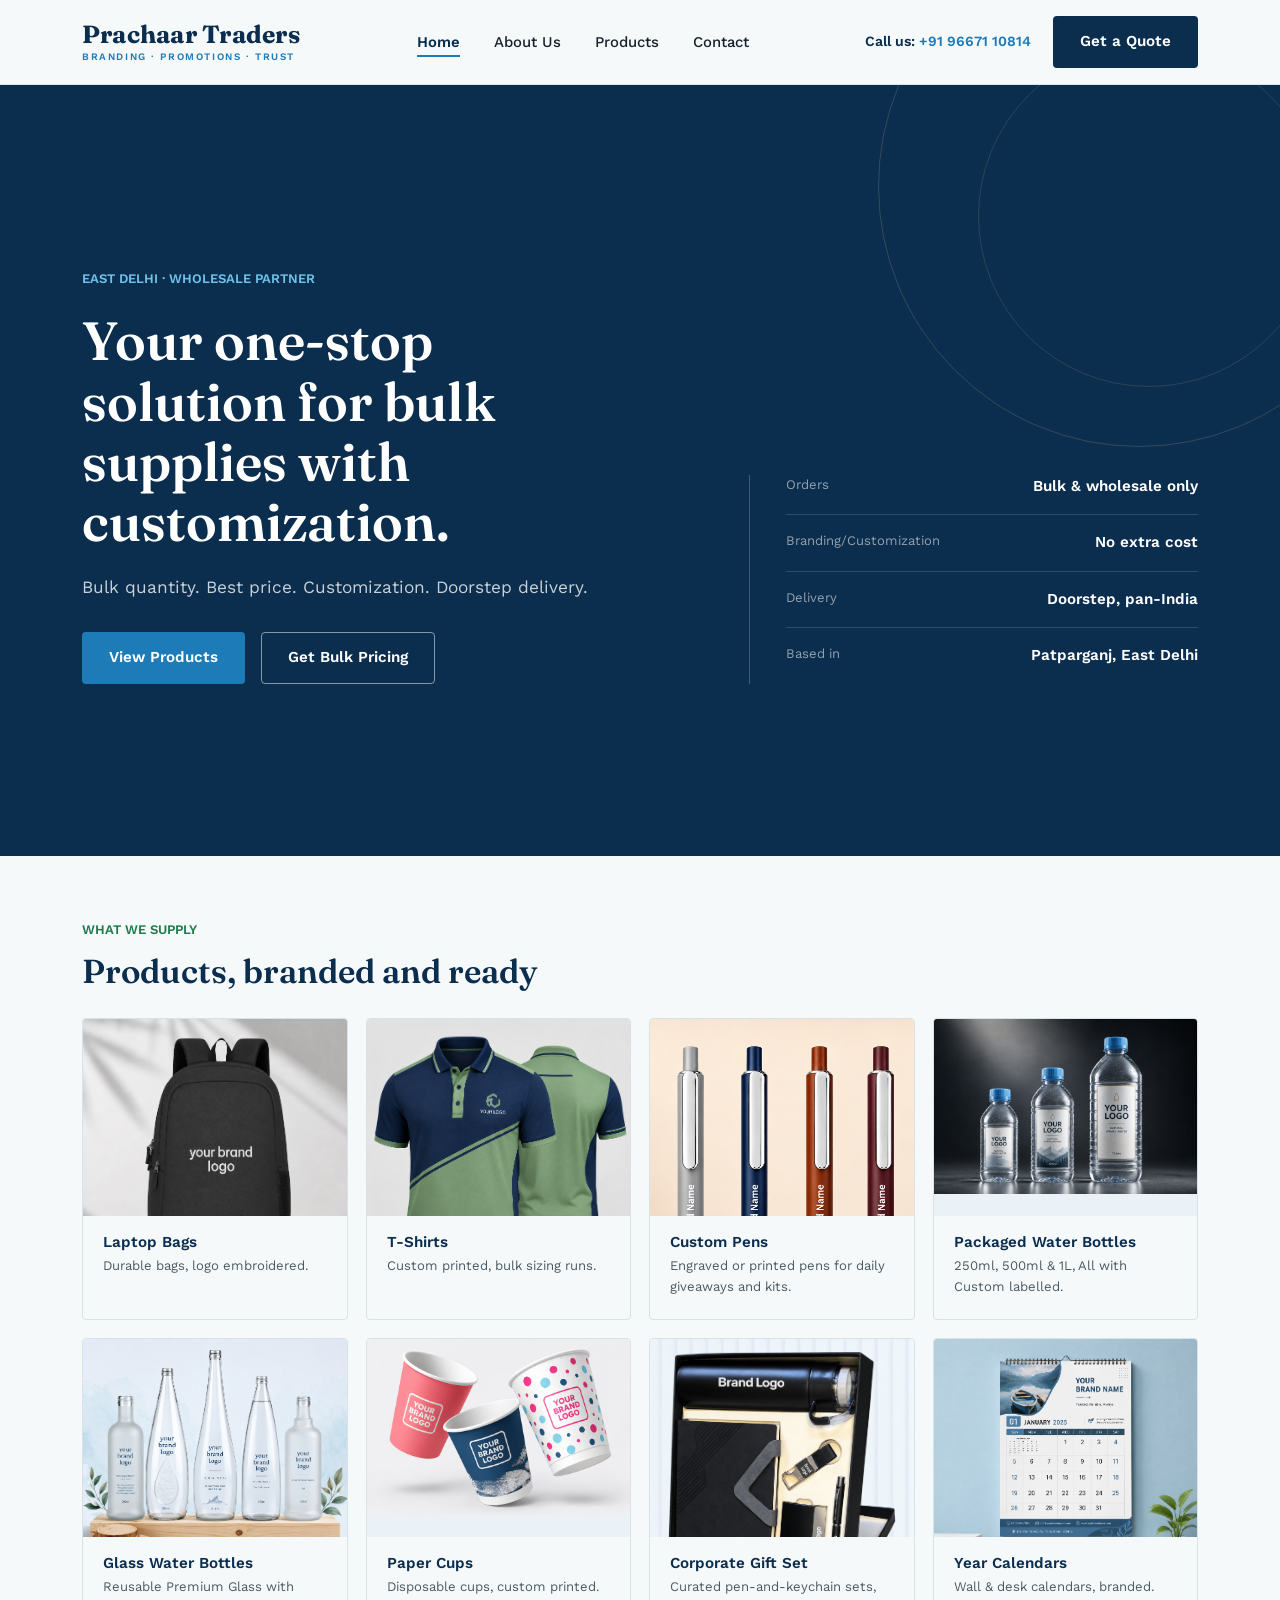
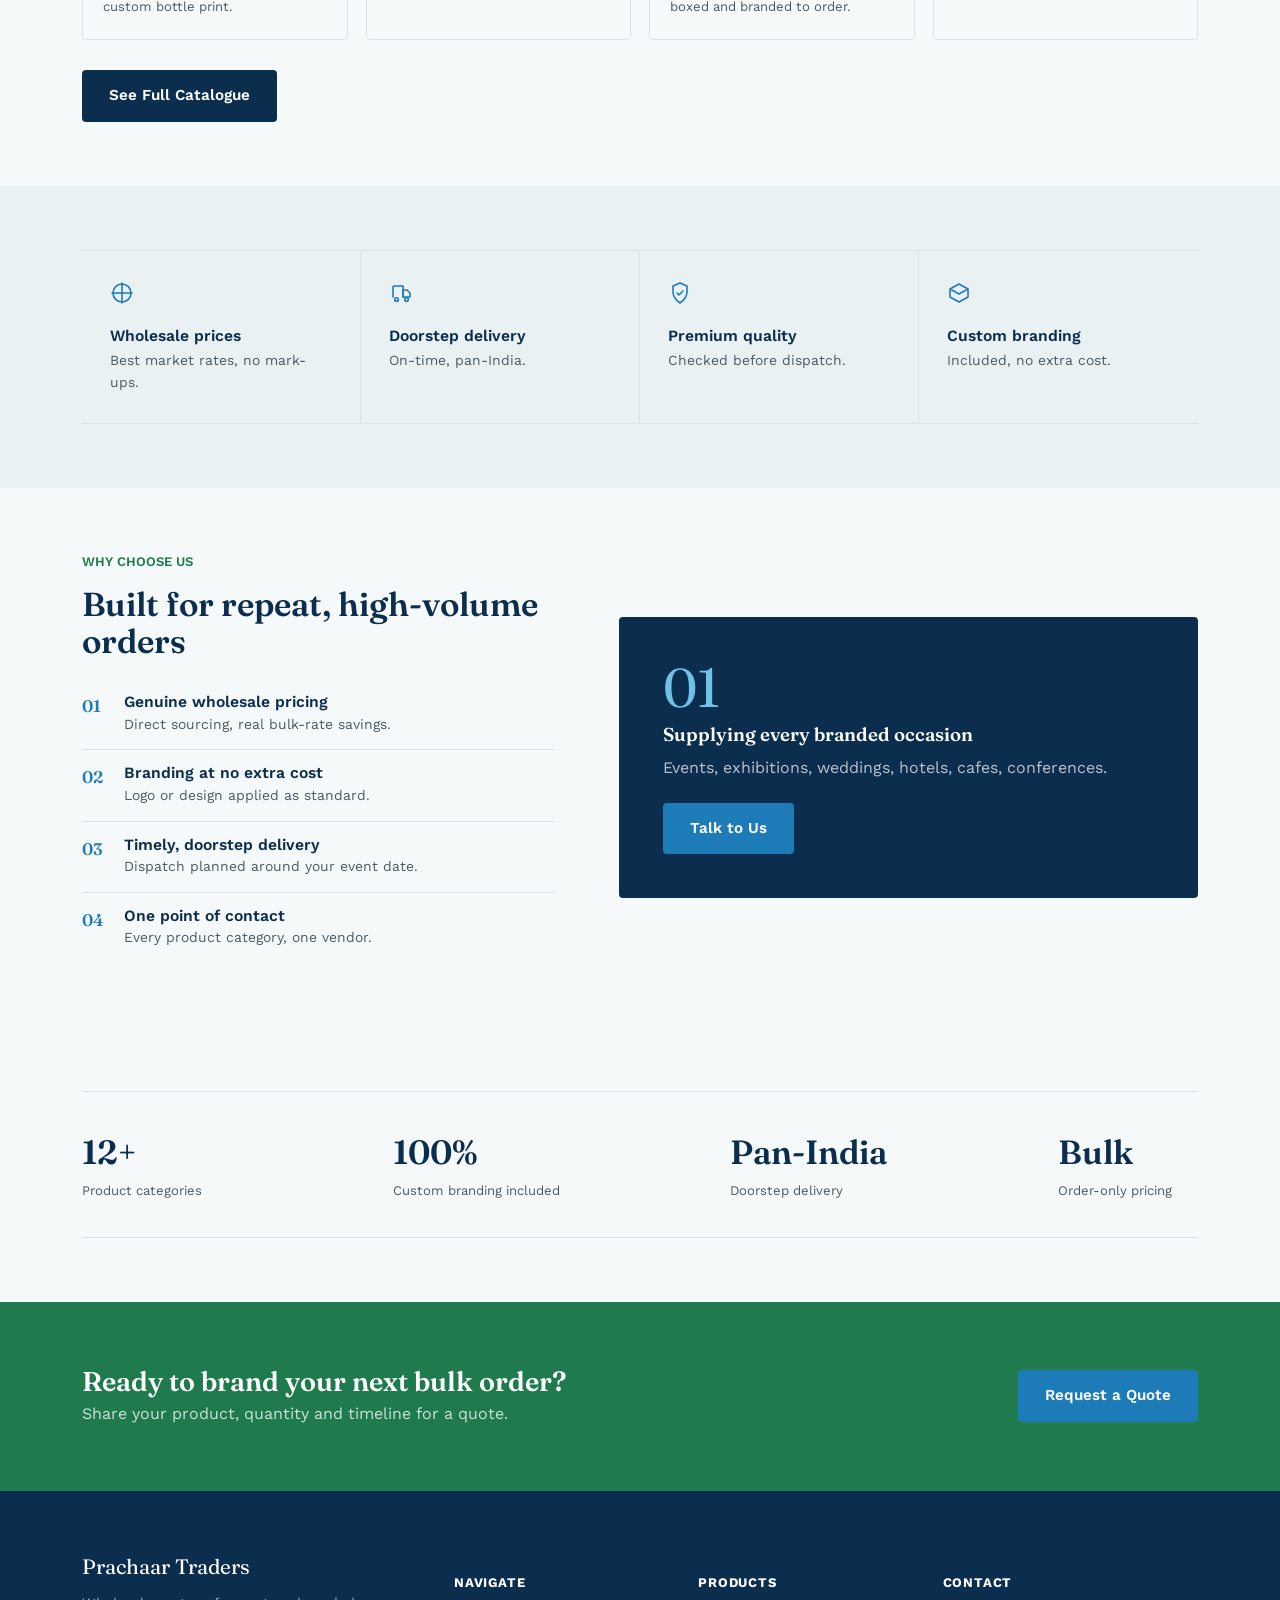
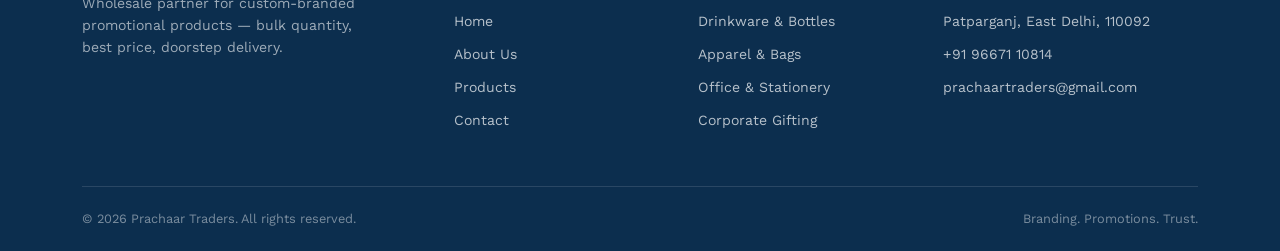
<file: index.html>
<!DOCTYPE html>
<html lang="en">
<head>
<meta charset="UTF-8">
<meta name="viewport" content="width=device-width, initial-scale=1.0, maximum-scale=5.0">
<title>Prachaar Traders — Branding. Promotions. Trust.</title>
<meta name="description" content="Prachaar Traders is your one-stop wholesale partner for custom-branded promotional products in bulk — best market prices, premium quality, doorstep delivery.">
<link rel="stylesheet" href="styles.css">
</head>
<body>

<header class="site-header">
  <div class="wrap">
    <a href="index.html" class="brand">
      <span class="name">Prachaar Traders</span>
      <span class="tag">BRANDING · PROMOTIONS · TRUST</span>
    </a>
    <nav class="main-nav">
      <ul>
        <li><a href="index.html" class="active">Home</a></li>
        <li><a href="about.html">About Us</a></li>
        <li><a href="products.html">Products</a></li>
        <li><a href="contact.html">Contact</a></li>
      </ul>
    </nav>
    <div class="header-cta">
      <span class="header-phone">Call us: <span>+91 96671 10814</span></span>
      <a href="contact.html" class="btn btn-dark">Get a Quote</a>
      <button class="nav-toggle" aria-label="Toggle menu" aria-expanded="false"><i></i><i></i><i></i></button>
    </div>
  </div>
</header>

<section class="hero">
  <div class="wrap">
    <div class="hero-copy">
      <div class="hero-eyebrow">EAST DELHI · WHOLESALE PARTNER</div>
      <h1>Your one-stop solution for bulk supplies with customization.</h1>
      <p class="lead">Bulk quantity. Best price. Customization. Doorstep delivery.</p>
      <div class="hero-actions">
        <a href="products.html" class="btn btn-primary">View Products</a>
        <a href="contact.html" class="btn btn-outline">Get Bulk Pricing</a>
      </div>
    </div>
    <div class="hero-ledger">
      <dl>
        <div class="row"><dt>Orders</dt><dd>Bulk &amp; wholesale only</dd></div>
        <div class="row"><dt>Branding/Customization</dt><dd>No extra cost</dd></div>
        <div class="row"><dt>Delivery</dt><dd>Doorstep, pan-India</dd></div>
        <div class="row"><dt>Based in</dt><dd>Patparganj, East Delhi</dd></div>
      </dl>
    </div>
  </div>
</section>

<section class="section-tight">
  <div class="wrap">
    <div class="section-head" style="margin-bottom:28px;">
      <div class="kicker">WHAT WE SUPPLY</div>
      <h2>Products, branded and ready</h2>
    </div>
    <div class="product-grid">

      <div class="product-card">
        <div class="thumb"><img src="bag.png" alt="Laptop Bags">
        </div>
        <div class="body">
          <h4>Laptop Bags</h4>
          <p>Durable bags, logo embroidered.</p>
        </div>
      </div>

      <div class="product-card">
          <div class="thumb"><img src="tshirt.png" alt="T-Shirts">
        </div>
        <div class="body">
          <h4>T-Shirts</h4>
          <p>Custom printed, bulk sizing runs.</p>
        </div>
      </div>

      <div class="product-card">
          <div class="thumb"><img src="pen.png" alt="Pen">
        </div>
        <div class="body">
          <h4>Custom Pens</h4>
          <p>Engraved or printed pens for daily giveaways and kits.</p>
        </div>
      </div>
      
      <div class="product-card">
        <div class="thumb"><img src="plastic_bottle.png" alt="Packaged Water Bottles">
        </div>
        <div class="body">
          <h4>Packaged Water Bottles</h4>
          <p>250ml, 500ml &amp; 1L, All with Custom labelled.</p>
        </div>
      </div>

      <div class="product-card">
        <div class="thumb"><img src="glass_bottle.png" alt="Glass Water Bottles">
        </div>
        <div class="body">
          <h4>Glass Water Bottles</h4>
          <p>Reusable Premium Glass with custom bottle print.</p>
        </div>
      </div>

      <div class="product-card">
        <div class="thumb"><img src="paper_cup.png" alt="Paper Cups">
        </div>
        <div class="body">
          <h4>Paper Cups</h4>
          <p>Disposable cups, custom printed.</p>
        </div>
      </div>

      <div class="product-card">
        <div class="thumb"><img src="gift_set.png" alt="Corporate Gift Set">
        </div>
        <div class="body">
          <h4>Corporate Gift Set</h4>
          <p>Curated pen-and-keychain sets, boxed and branded to order.</p>
        </div>
      </div>

      <div class="product-card">
        <div class="thumb"><img src="calendar.png" alt="Year Calenders">
        </div>
        <div class="body">
          <h4>Year Calendars</h4>
          <p>Wall &amp; desk calendars, branded.</p>
        </div>
      </div>

    </div>
    <div style="margin-top:30px;">
      <a href="products.html" class="btn btn-dark">See Full Catalogue</a>
    </div>
  </div>
</section>

<section class="bg-tint section-tight">
  <div class="wrap">
    <div class="value-strip">
      <div class="item">
        <div class="icon">
          <svg width="24" height="24" viewBox="0 0 24 24" fill="none" stroke="currentColor" stroke-width="1.6"><path d="M12 2v20M2 12h20" stroke-linecap="round"/><circle cx="12" cy="12" r="9"/></svg>
        </div>
        <h4>Wholesale prices</h4>
        <p>Best market rates, no mark-ups.</p>
      </div>
      <div class="item">
        <div class="icon">
          <svg width="24" height="24" viewBox="0 0 24 24" fill="none" stroke="currentColor" stroke-width="1.6"><path d="M4 16V6a1 1 0 0 1 1-1h9v11" stroke-linecap="round" stroke-linejoin="round"/><path d="M14 9h4l3 3v4h-7z" stroke-linecap="round" stroke-linejoin="round"/><circle cx="7.5" cy="18.5" r="1.8"/><circle cx="17.5" cy="18.5" r="1.8"/></svg>
        </div>
        <h4>Doorstep delivery</h4>
        <p>On-time, pan-India.</p>
      </div>
      <div class="item">
        <div class="icon">
          <svg width="24" height="24" viewBox="0 0 24 24" fill="none" stroke="currentColor" stroke-width="1.6"><path d="M12 2l7 3v6c0 5-3.5 8.5-7 11-3.5-2.5-7-6-7-11V5z" stroke-linejoin="round"/><path d="M9 12l2 2 4-4" stroke-linecap="round" stroke-linejoin="round"/></svg>
        </div>
        <h4>Premium quality</h4>
        <p>Checked before dispatch.</p>
      </div>
      <div class="item">
        <div class="icon">
          <svg width="24" height="24" viewBox="0 0 24 24" fill="none" stroke="currentColor" stroke-width="1.6"><path d="M3 8l9-5 9 5-9 5-9-5z" stroke-linejoin="round"/><path d="M3 8v8l9 5 9-5V8" stroke-linejoin="round"/></svg>
        </div>
        <h4>Custom branding</h4>
        <p>Included, no extra cost.</p>
      </div>
    </div>
  </div>
</section>

<section class="section-tight">
  <div class="wrap">
    <div class="split">
      <div>
        <div class="section-head" style="margin-bottom:20px;">
          <div class="kicker">WHY CHOOSE US</div>
          <h2>Built for repeat, high-volume orders</h2>
        </div>
        <ul class="split-list">
          <li><span class="num">01</span><div><h4>Genuine wholesale pricing</h4><p>Direct sourcing, real bulk-rate savings.</p></div></li>
          <li><span class="num">02</span><div><h4>Branding at no extra cost</h4><p>Logo or design applied as standard.</p></div></li>
          <li><span class="num">03</span><div><h4>Timely, doorstep delivery</h4><p>Dispatch planned around your event date.</p></div></li>
          <li><span class="num">04</span><div><h4>One point of contact</h4><p>Every product category, one vendor.</p></div></li>
        </ul>
      </div>
      <div class="split-visual">
        <div class="big-figure">01</div>
        <h3 style="color:#fff;">Supplying every branded occasion</h3>
        <p style="color:rgba(255,255,255,.72); margin-bottom:22px;">Events, exhibitions, weddings, hotels, cafes, conferences.</p>
        <a href="contact.html" class="btn btn-primary">Talk to Us</a>
      </div>
    </div>
  </div>
</section>

<section class="section-tight">
  <div class="wrap">
    <div class="trust-bar">
      <div class="stat"><span class="n">12+</span><span class="l">Product categories</span></div>
      <div class="stat"><span class="n">100%</span><span class="l">Custom branding included</span></div>
      <div class="stat"><span class="n">Pan-India</span><span class="l">Doorstep delivery</span></div>
      <div class="stat"><span class="n">Bulk</span><span class="l">Order-only pricing</span></div>
    </div>
  </div>
</section>

<section class="cta-band">
  <div class="wrap">
    <div>
      <h2>Ready to brand your next bulk order?</h2>
      <p>Share your product, quantity and timeline for a quote.</p>
    </div>
    <a href="contact.html" class="btn btn-primary">Request a Quote</a>
  </div>
</section>

<footer>
  <div class="wrap">
    <div class="footer-grid">
      <div class="brand-block">
        <div class="name">Prachaar Traders</div>
        <p>Wholesale partner for custom-branded promotional products — bulk quantity, best price, doorstep delivery.</p>
      </div>
      <div>
        <h5>NAVIGATE</h5>
        <ul>
          <li><a href="index.html">Home</a></li>
          <li><a href="about.html">About Us</a></li>
          <li><a href="products.html">Products</a></li>
          <li><a href="contact.html">Contact</a></li>
        </ul>
      </div>
      <div>
        <h5>PRODUCTS</h5>
        <ul>
          <li><a href="products.html">Drinkware &amp; Bottles</a></li>
          <li><a href="products.html">Apparel &amp; Bags</a></li>
          <li><a href="products.html">Office &amp; Stationery</a></li>
          <li><a href="products.html">Corporate Gifting</a></li>
        </ul>
      </div>
      <div>
        <h5>CONTACT</h5>
        <ul>
          <li>Patparganj, East Delhi, 110092</li>
          <li>+91 96671 10814</li>
          <li>prachaartraders@gmail.com</li>
        </ul>
      </div>
    </div>
    <div class="footer-bottom">
      <span>© <span class="js-year"></span> Prachaar Traders. All rights reserved.</span>
      <span>Branding. Promotions. Trust.</span>
    </div>
  </div>
</footer>

<script src="script.js"></script>
</body>
</html>
</file>
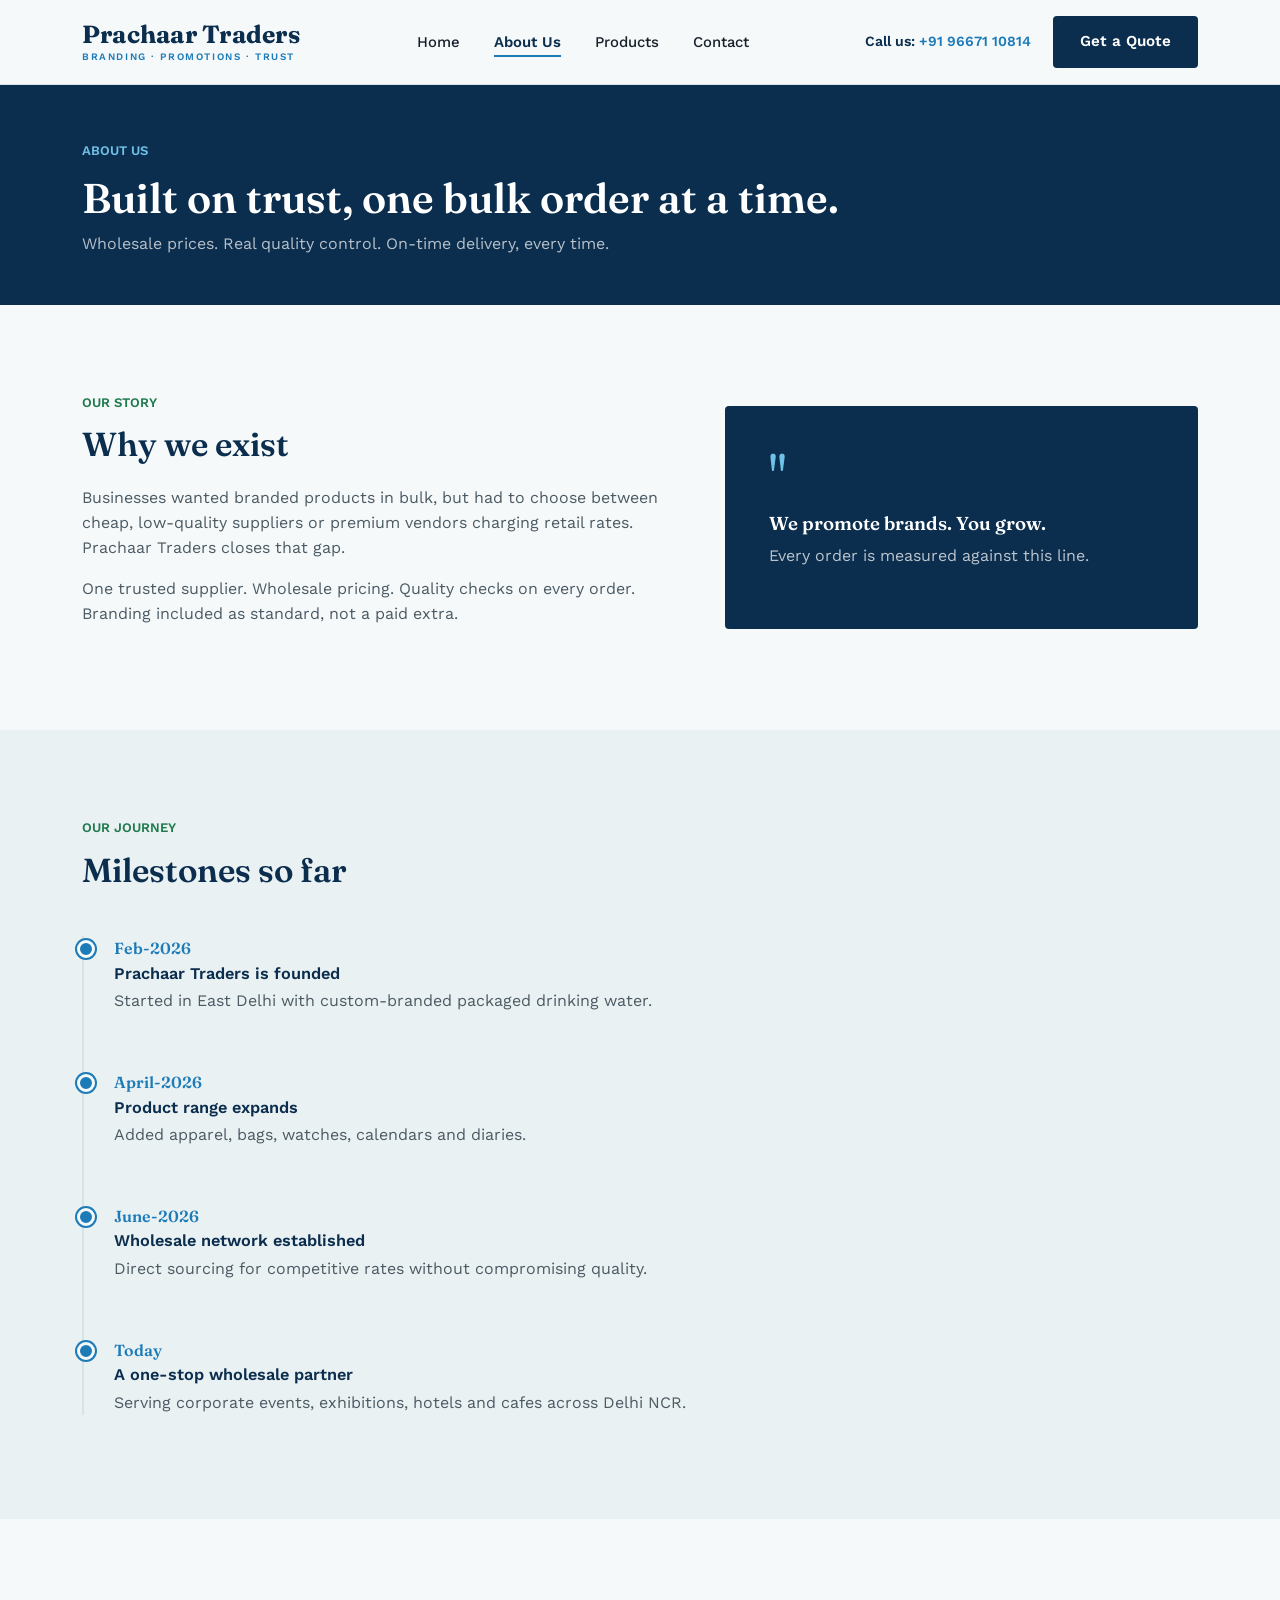
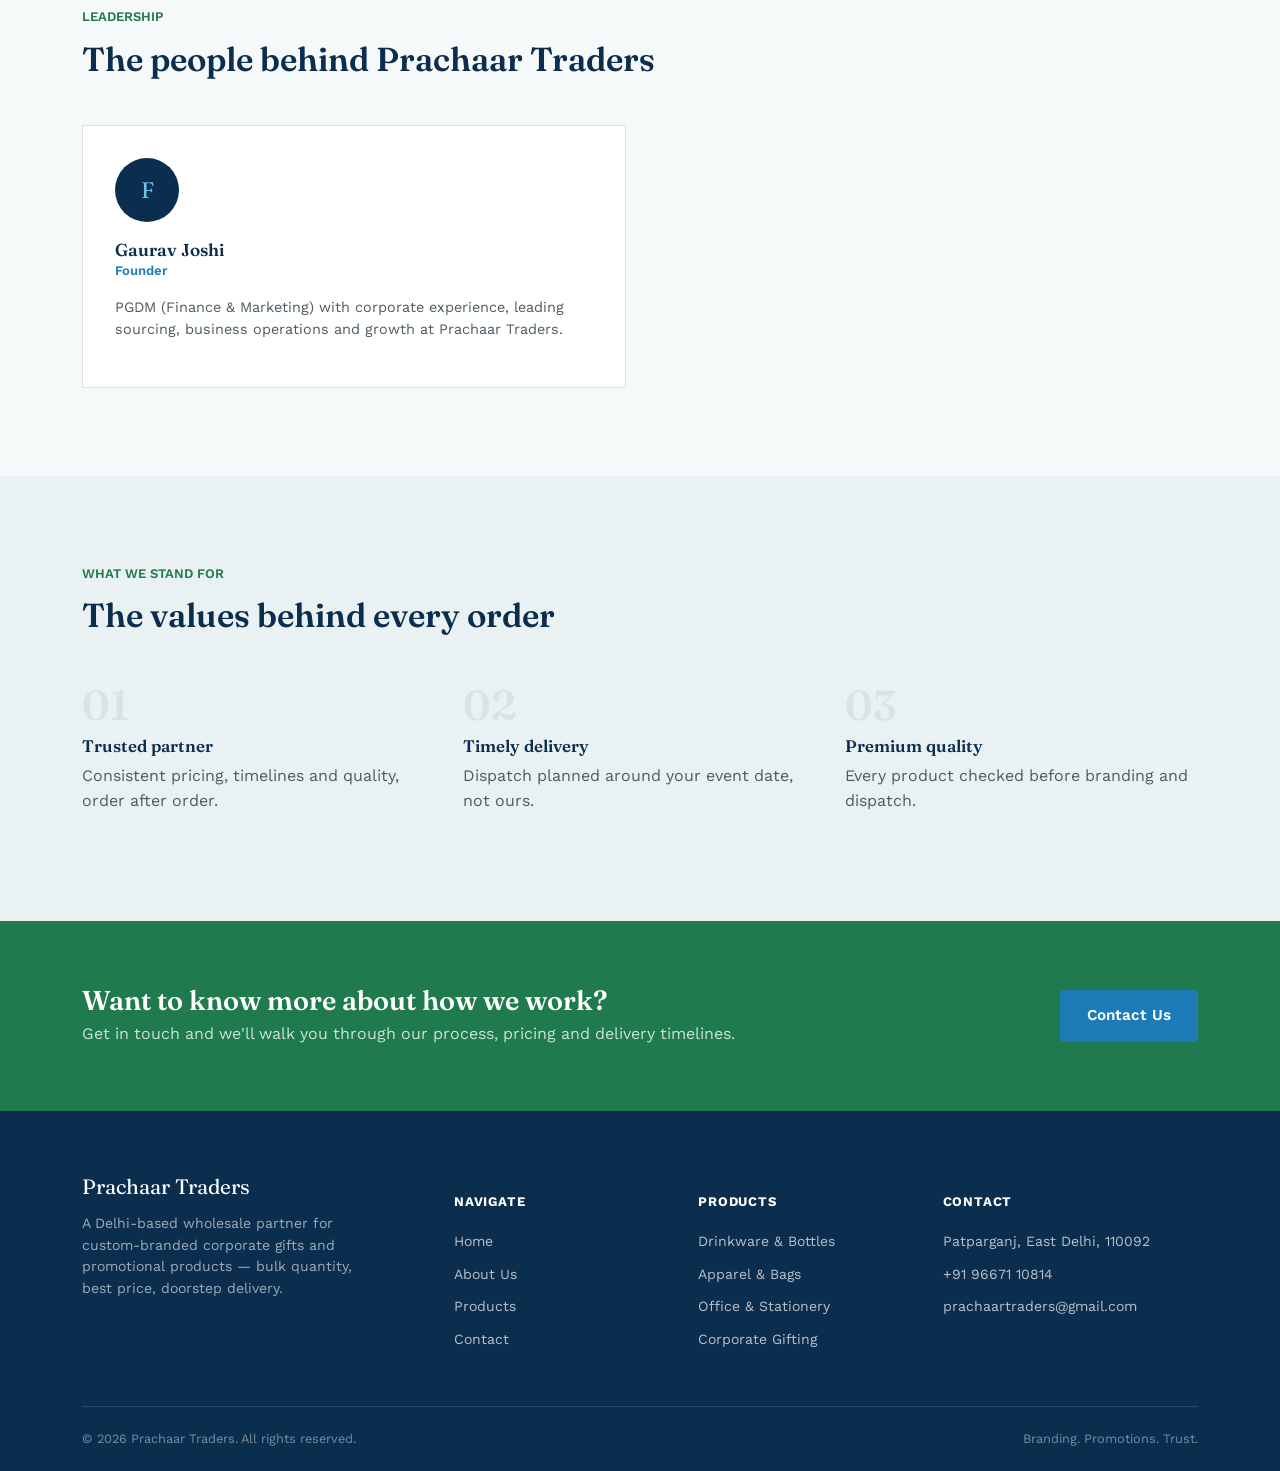
<file: about.html>
<!DOCTYPE html>
<html lang="en">
<head>
<meta charset="UTF-8">
<meta name="viewport" content="width=device-width, initial-scale=1.0, maximum-scale=5.0">
<title>About Us — Prachaar Traders</title>
<meta name="description" content="Learn about Prachaar Traders — our story, our founder, and the values behind our custom branding and promotional products business.">
<link rel="stylesheet" href="styles.css">
</head>
<body>

<header class="site-header">
  <div class="wrap">
    <a href="index.html" class="brand">
      <span class="name">Prachaar Traders</span>
      <span class="tag">BRANDING · PROMOTIONS · TRUST</span>
    </a>
    <nav class="main-nav">
      <ul>
        <li><a href="index.html">Home</a></li>
        <li><a href="about.html" class="active">About Us</a></li>
        <li><a href="products.html">Products</a></li>
        <li><a href="contact.html">Contact</a></li>
      </ul>
    </nav>
    <div class="header-cta">
      <span class="header-phone">Call us: <span>+91 96671 10814</span></span>
      <a href="contact.html" class="btn btn-dark">Get a Quote</a>
      <button class="nav-toggle" aria-label="Toggle menu" aria-expanded="false"><i></i><i></i><i></i></button>
    </div>
  </div>
</header>

<div class="page-header">
  <div class="wrap">
    <div class="crumb">ABOUT US</div>
    <h1>Built on trust, one bulk order at a time.</h1>
    <p>Wholesale prices. Real quality control. On-time delivery, every time.</p>
  </div>
</div>

<section>
  <div class="wrap">
    <div class="split reverse">
      <div>
        <div class="section-head" style="margin-bottom:24px;">
          <div class="kicker">OUR STORY</div>
          <h2>Why we exist</h2>
        </div>
        <p>Businesses wanted branded products in bulk, but had to choose between cheap, low-quality suppliers or premium vendors charging retail rates. Prachaar Traders closes that gap.</p>
        <p>One trusted supplier. Wholesale pricing. Quality checks on every order. Branding included as standard, not a paid extra.</p>
        <p><em></em></p>
      </div>
      <div class="split-visual">
        <div class="big-figure">"</div>
        <h3 style="color:#fff;">We promote brands. You grow.</h3>
        <p style="color:rgba(255,255,255,.72);">Every order is measured against this line.</p>
      </div>
    </div>
  </div>
</section>

<section class="bg-tint">
  <div class="wrap">
    <div class="section-head">
      <div class="kicker">OUR JOURNEY</div>
      <h2>Milestones so far</h2>
    </div>
    <div class="timeline">
      <div class="tl-item">
        <span class="tl-year">Feb-2026</span>
        <h4>Prachaar Traders is founded</h4>
        <p>Started in East Delhi with custom-branded packaged drinking water.</p>
      </div>
      <div class="tl-item">
        <span class="tl-year">April-2026</span>
        <h4>Product range expands</h4>
        <p>Added apparel, bags, watches, calendars and diaries.</p>
      </div>
      <div class="tl-item">
        <span class="tl-year">June-2026</span>
        <h4>Wholesale network established</h4>
        <p>Direct sourcing for competitive rates without compromising quality.</p>
      </div>
      <div class="tl-item">
        <span class="tl-year">Today</span>
        <h4>A one-stop wholesale partner</h4>
        <p>Serving corporate events, exhibitions, hotels and cafes across Delhi NCR.</p>
      </div>
    </div>
  </div>
</section>

<section>
  <div class="wrap">
    <div class="section-head">
      <div class="kicker">LEADERSHIP</div>
      <h2>The people behind Prachaar Traders</h2>
    </div>
    <div class="team-grid">
      <div class="team-card">
        <div class="avatar">F</div>
        <h4>Gaurav Joshi</h4>
        <div class="role">Founder</div>
        <p>PGDM (Finance & Marketing) with corporate experience, leading sourcing, business operations and growth at Prachaar Traders.</em></p>
      </div>
    </div>
  </div>
</section>

<section class="bg-tint">
  <div class="wrap">
    <div class="section-head">
      <div class="kicker">WHAT WE STAND FOR</div>
      <h2>The values behind every order</h2>
    </div>
    <div class="values-grid">
      <div class="value-block">
        <div class="idx">01</div>
        <h4>Trusted partner</h4>
        <p>Consistent pricing, timelines and quality, order after order.</p>
      </div>
      <div class="value-block">
        <div class="idx">02</div>
        <h4>Timely delivery</h4>
        <p>Dispatch planned around your event date, not ours.</p>
      </div>
      <div class="value-block">
        <div class="idx">03</div>
        <h4>Premium quality</h4>
        <p>Every product checked before branding and dispatch.</p>
      </div>
    </div>
  </div>
</section>

<section class="cta-band">
  <div class="wrap">
    <div>
      <h2>Want to know more about how we work?</h2>
      <p>Get in touch and we'll walk you through our process, pricing and delivery timelines.</p>
    </div>
    <a href="contact.html" class="btn btn-primary">Contact Us</a>
  </div>
</section>

<footer>
  <div class="wrap">
    <div class="footer-grid">
      <div class="brand-block">
        <div class="name">Prachaar Traders</div>
        <p>A Delhi-based wholesale partner for custom-branded corporate gifts and promotional products — bulk quantity, best price, doorstep delivery.</p>
      </div>
      <div>
        <h5>NAVIGATE</h5>
        <ul>
          <li><a href="index.html">Home</a></li>
          <li><a href="about.html">About Us</a></li>
          <li><a href="products.html">Products</a></li>
          <li><a href="contact.html">Contact</a></li>
        </ul>
      </div>
      <div>
        <h5>PRODUCTS</h5>
        <ul>
          <li><a href="products.html">Drinkware &amp; Bottles</a></li>
          <li><a href="products.html">Apparel &amp; Bags</a></li>
          <li><a href="products.html">Office &amp; Stationery</a></li>
          <li><a href="products.html">Corporate Gifting</a></li>
        </ul>
      </div>
      <div>
        <h5>CONTACT</h5>
        <ul>
          <li>Patparganj, East Delhi, 110092</li>
          <li>+91 96671 10814</li>
          <li>prachaartraders@gmail.com</li>
        </ul>
      </div>
    </div>
    <div class="footer-bottom">
      <span>© <span class="js-year"></span> Prachaar Traders. All rights reserved.</span>
      <span>Branding. Promotions. Trust.</span>
    </div>
  </div>
</footer>

<script src="script.js"></script>
</body>
</html>
</file>
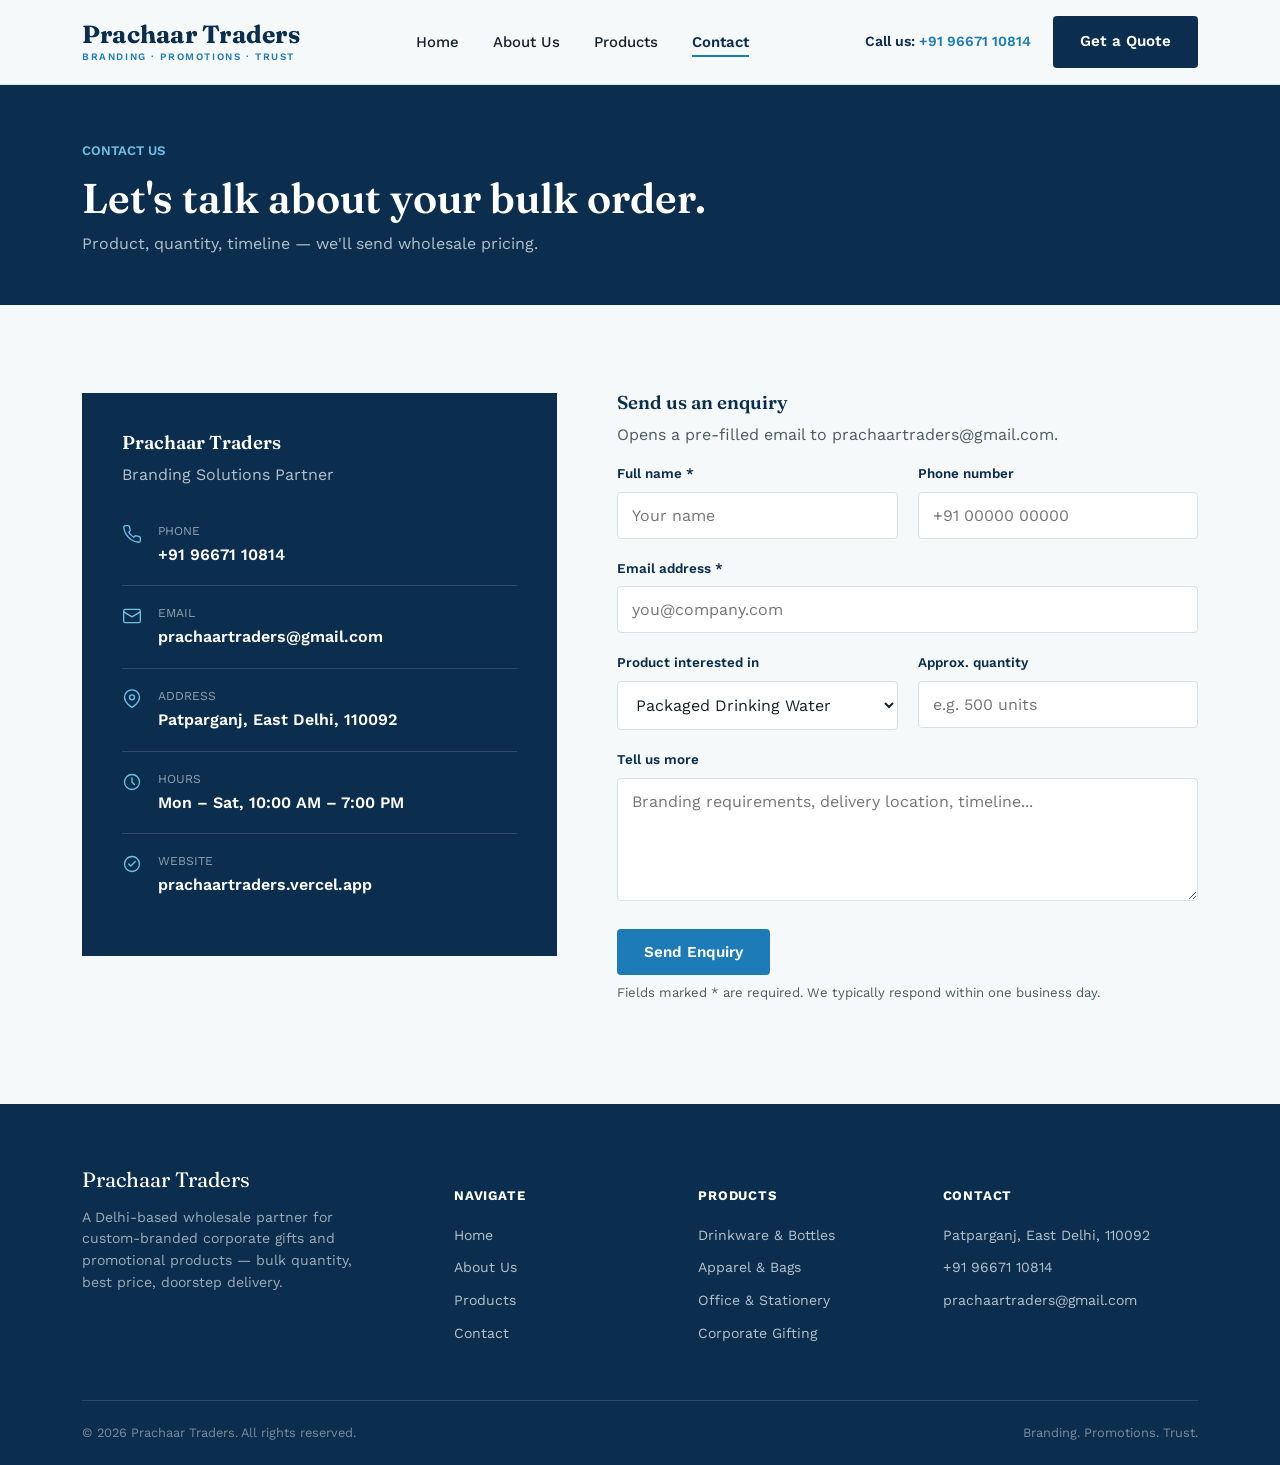
<file: contact.html>
<!DOCTYPE html>
<html lang="en">
<head>
<meta charset="UTF-8">
<meta name="viewport" content="width=device-width, initial-scale=1.0, maximum-scale=5.0">
<title>Contact Us — Prachaar Traders</title>
<meta name="description" content="Get in touch with Prachaar Traders for wholesale pricing on custom-branded promotional products. Based in Patparganj, East Delhi.">
<link rel="stylesheet" href="styles.css">
</head>
<body>

<header class="site-header">
  <div class="wrap">
    <a href="index.html" class="brand">
      <span class="name">Prachaar Traders</span>
      <span class="tag">BRANDING · PROMOTIONS · TRUST</span>
    </a>
    <nav class="main-nav">
      <ul>
        <li><a href="index.html">Home</a></li>
        <li><a href="about.html">About Us</a></li>
        <li><a href="products.html">Products</a></li>
        <li><a href="contact.html" class="active">Contact</a></li>
      </ul>
    </nav>
    <div class="header-cta">
      <span class="header-phone">Call us: <span>+91 96671 10814</span></span>
      <a href="contact.html" class="btn btn-dark">Get a Quote</a>
      <button class="nav-toggle" aria-label="Toggle menu" aria-expanded="false"><i></i><i></i><i></i></button>
    </div>
  </div>
</header>

<div class="page-header">
  <div class="wrap">
    <div class="crumb">CONTACT US</div>
    <h1>Let's talk about your bulk order.</h1>
    <p>Product, quantity, timeline — we'll send wholesale pricing.</p>
  </div>
</div>

<section>
  <div class="wrap">
    <div class="contact-grid">

      <div>
        <div class="contact-info-card">
          <h3>Prachaar Traders</h3>
          <p style="color:rgba(255,255,255,.7);">Branding Solutions Partner</p>

          <div class="contact-line">
            <span class="ic"><svg width="20" height="20" viewBox="0 0 24 24" fill="none" stroke="currentColor" stroke-width="1.6"><path d="M22 16.92v3a2 2 0 0 1-2.18 2 19.8 19.8 0 0 1-8.63-3.07 19.5 19.5 0 0 1-6-6 19.8 19.8 0 0 1-3.07-8.67A2 2 0 0 1 4.11 2h3a2 2 0 0 1 2 1.72c.13 1 .36 1.98.68 2.92a2 2 0 0 1-.45 2.11L8.09 9.91a16 16 0 0 0 6 6l1.16-1.16a2 2 0 0 1 2.11-.45c.94.32 1.92.55 2.92.68A2 2 0 0 1 22 16.92z" stroke-linecap="round" stroke-linejoin="round"/></svg></span>
            <div>
              <div class="label">PHONE</div>
              <div class="val">+91 96671 10814</div>
            </div>
          </div>

          <div class="contact-line">
            <span class="ic"><svg width="20" height="20" viewBox="0 0 24 24" fill="none" stroke="currentColor" stroke-width="1.6"><rect x="2" y="4" width="20" height="16" rx="2"/><path d="M2 7l10 6 10-6" stroke-linecap="round" stroke-linejoin="round"/></svg></span>
            <div>
              <div class="label">EMAIL</div>
              <div class="val">prachaartraders@gmail.com</div>
            </div>
          </div>

          <div class="contact-line">
            <span class="ic"><svg width="20" height="20" viewBox="0 0 24 24" fill="none" stroke="currentColor" stroke-width="1.6"><path d="M21 10c0 7-9 12-9 12s-9-5-9-12a9 9 0 0 1 18 0z"/><circle cx="12" cy="10" r="3"/></svg></span>
            <div>
              <div class="label">ADDRESS</div>
              <div class="val">Patparganj, East Delhi, 110092</div>
            </div>
          </div>

          <div class="contact-line">
            <span class="ic"><svg width="20" height="20" viewBox="0 0 24 24" fill="none" stroke="currentColor" stroke-width="1.6"><circle cx="12" cy="12" r="9"/><path d="M12 7v5l3 3" stroke-linecap="round" stroke-linejoin="round"/></svg></span>
            <div>
              <div class="label">HOURS</div>
              <div class="val">Mon – Sat, 10:00 AM – 7:00 PM</div>
            </div>
          </div>

          <div class="contact-line">
            <span class="ic"><svg width="20" height="20" viewBox="0 0 24 24" fill="none" stroke="currentColor" stroke-width="1.6"><circle cx="12" cy="12" r="9"/><path d="M8 12l2.5 2.5L16 9" stroke-linecap="round" stroke-linejoin="round"/></svg></span>
            <div>
              <div class="label">WEBSITE</div>
              <div class="val">prachaartraders.vercel.app</div>
            </div>
          </div>
        </div>
      </div>

      <div>
        <h3>Send us an enquiry</h3>
        <p>Opens a pre-filled email to prachaartraders@gmail.com.</p>

        <form id="contact-form" novalidate>
          <div class="form-row">
            <div class="form-group">
              <label for="cf-name">Full name *</label>
              <input type="text" id="cf-name" name="name" placeholder="Your name" required>
            </div>
            <div class="form-group">
              <label for="cf-phone">Phone number</label>
              <input type="tel" id="cf-phone" name="phone" placeholder="+91 00000 00000">
            </div>
          </div>

          <div class="form-group">
            <label for="cf-email">Email address *</label>
            <input type="email" id="cf-email" name="email" placeholder="you@company.com" required>
          </div>

          <div class="form-row">
            <div class="form-group">
              <label for="cf-product">Product interested in</label>
              <select id="cf-product" name="product">
                <option value="Packaged drinking water">Packaged Drinking Water</option>
                <option value="Glass water bottles">Glass Water Bottles</option>
                <option value="T-shirts / bags">T-Shirts / Bags</option>
                <option value="Watches">Watches</option>
                <option value="Calendars / diaries">Calendars / Diaries</option>
                <option value="Mugs / paper cups">Mugs / Paper Cups</option>
                <option value="Pens / keychains">Pens / Keychains</option>
                <option value="Corporate gift sets">Corporate Gift Sets</option>
                <option value="Other / not sure yet">Other / Not Sure Yet</option>
              </select>
            </div>
            <div class="form-group">
              <label for="cf-qty">Approx. quantity</label>
              <input type="text" id="cf-qty" name="quantity" placeholder="e.g. 500 units">
            </div>
          </div>

          <div class="form-group">
            <label for="cf-message">Tell us more</label>
            <textarea id="cf-message" name="message" rows="5" placeholder="Branding requirements, delivery location, timeline..."></textarea>
          </div>

          <button type="submit" class="btn btn-primary">Send Enquiry</button>
          <p class="form-note">Fields marked * are required. We typically respond within one business day.</p>
          <div id="form-status"></div>
        </form>
      </div>

    </div>
  </div>
</section>

<footer>
  <div class="wrap">
    <div class="footer-grid">
      <div class="brand-block">
        <div class="name">Prachaar Traders</div>
        <p>A Delhi-based wholesale partner for custom-branded corporate gifts and promotional products — bulk quantity, best price, doorstep delivery.</p>
      </div>
      <div>
        <h5>NAVIGATE</h5>
        <ul>
          <li><a href="index.html">Home</a></li>
          <li><a href="about.html">About Us</a></li>
          <li><a href="products.html">Products</a></li>
          <li><a href="contact.html">Contact</a></li>
        </ul>
      </div>
      <div>
        <h5>PRODUCTS</h5>
        <ul>
          <li><a href="products.html">Drinkware &amp; Bottles</a></li>
          <li><a href="products.html">Apparel &amp; Bags</a></li>
          <li><a href="products.html">Office &amp; Stationery</a></li>
          <li><a href="products.html">Corporate Gifting</a></li>
        </ul>
      </div>
      <div>
        <h5>CONTACT</h5>
        <ul>
          <li>Patparganj, East Delhi, 110092</li>
          <li>+91 96671 10814</li>
          <li>prachaartraders@gmail.com</li>
        </ul>
      </div>
    </div>
    <div class="footer-bottom">
      <span>© <span class="js-year"></span> Prachaar Traders. All rights reserved.</span>
      <span>Branding. Promotions. Trust.</span>
    </div>
  </div>
</footer>

<script src="script.js"></script>
</body>
</html>
</file>
<file: styles.css>
/* =========================================================
   PRACHAAR TRADERS — brand stylesheet
   Palette: deep blue + bright blue accent + green, cool neutral bg
   Type: Fraunces (display) / Work Sans (body)
========================================================= */

@import url('https://fonts.googleapis.com/css2?family=Fraunces:opsz,wght@9..144,400;9..144,500;9..144,600;9..144,700&family=Work+Sans:wght@400;500;600;700&display=swap');

:root{
  --navy: #0C2E4E;
  --navy-light: #164873;
  --navy-tint: #EAF2F7;
  --accent: #1D7BB8;
  --accent-light: #6FC1E8;
  --forest: #1F7A4D;
  --forest-light: #E7F4EC;
  --paper: #F6F9FA;
  --paper-2: #EAF1F3;
  --ink: #17212B;
  --ink-soft: #4B5A63;
  --line: #D7E3E7;
  --white: #FFFFFF;

  --serif: 'Fraunces', Georgia, serif;
  --sans: 'Work Sans', -apple-system, BlinkMacSystemFont, 'Segoe UI', sans-serif;

  --max: 1180px;
  --radius: 4px;
}

*{ box-sizing: border-box; }
html{ scroll-behavior: smooth; }
html, body{ max-width: 100%; overflow-x: hidden; }
body{
  margin:0;
  font-family: var(--sans);
  color: var(--ink);
  background: var(--paper);
  line-height: 1.55;
  -webkit-font-smoothing: antialiased;
}

img{ max-width:100%; display:block; }
a{ color:inherit; text-decoration:none; }
ul{ margin:0; padding:0; list-style:none; }

.wrap{
  max-width: var(--max);
  margin: 0 auto;
  padding: 0 32px;
  width: 100%;
}

h1,h2,h3,h4{
  font-family: var(--serif);
  color: var(--navy);
  font-weight: 600;
  line-height: 1.12;
  margin: 0 0 .5em;
}

p{ margin: 0 0 1em; color: var(--ink-soft); }

.btn{
  display:inline-flex;
  align-items:center;
  gap:10px;
  padding: 13px 26px;
  border-radius: var(--radius);
  font-family: var(--sans);
  font-weight: 600;
  font-size: .95rem;
  border: 1.5px solid transparent;
  cursor: pointer;
  transition: background .18s ease, color .18s ease, border-color .18s ease, transform .12s ease;
}
.btn-primary{
  background: var(--accent);
  color: var(--white);
}
.btn-primary:hover{ background: var(--navy-light); transform: translateY(-1px); }
.btn-outline{
  background: transparent;
  border-color: rgba(255,255,255,.5);
  color: var(--white);
}
.btn-outline:hover{ border-color: var(--white); background: rgba(255,255,255,.08); }
.btn-dark{
  background: var(--navy);
  color: var(--white);
}
.btn-dark:hover{ background: var(--navy-light); }

/* ---------- Header ---------- */
.site-header{
  position: sticky;
  top:0;
  z-index: 100;
  background: var(--paper);
  border-bottom: 1px solid var(--line);
}
.site-header .wrap{
  display:flex;
  align-items:center;
  justify-content: space-between;
  height: 84px;
}
.brand{
  display:flex;
  flex-direction:column;
  line-height:1;
}
.brand .name{
  font-family: var(--serif);
  font-size: 1.55rem;
  font-weight:700;
  color: var(--navy);
  letter-spacing: .01em;
}
.brand .tag{
  font-size: .62rem;
  letter-spacing: .16em;
  color: var(--accent);
  margin-top: 5px;
  font-weight:600;
}
nav.main-nav ul{
  display:flex;
  gap: 34px;
  align-items:center;
}
nav.main-nav a{
  font-size: .93rem;
  font-weight: 500;
  color: var(--ink);
  position: relative;
  padding: 6px 0;
}
nav.main-nav a::after{
  content:'';
  position:absolute;
  left:0; right:0; bottom:0;
  height:2px;
  background: var(--accent);
  transform: scaleX(0);
  transform-origin: left;
  transition: transform .18s ease;
}
nav.main-nav a:hover::after,
nav.main-nav a.active::after{ transform: scaleX(1); }
nav.main-nav a.active{ color: var(--navy); font-weight:600; }
.header-cta{ display:flex; align-items:center; gap:22px; }
.header-phone{
  font-size:.88rem;
  font-weight:600;
  color: var(--navy);
  white-space: nowrap;
}
.header-phone span{ color: var(--accent); }

.nav-toggle{
  display:none;
  flex-direction:column;
  gap:5px;
  background:none;
  border:none;
  cursor:pointer;
  padding: 6px;
}
.nav-toggle i{ width:24px; height:2px; background: var(--navy); display:block; }

/* ---------- Hero ---------- */
.hero{
  background: var(--navy);
  color: var(--white);
  position: relative;
  overflow:hidden;
}
.hero::after{
  content:'';
  position:absolute;
  right:-120px; top:-160px;
  width:520px; height:520px;
  border-radius:50%;
  border: 1px solid rgba(228,200,140,.18);
}
.hero::before{
  content:'';
  position:absolute;
  right:-40px; top:-40px;
  width:340px; height:340px;
  border-radius:50%;
  border: 1px solid rgba(228,200,140,.14);
}
.hero .wrap{
  position:relative;
  padding: 96px 32px 84px;
  display:grid;
  grid-template-columns: 1.15fr .85fr;
  gap: 60px;
  align-items:end;
}
.hero-eyebrow{
  font-size: .82rem;
  color: var(--accent-light);
  font-weight:600;
  margin-bottom: 22px;
}
.hero h1{
  font-family: var(--serif);
  color: var(--white);
  font-size: clamp(2.3rem, 4.2vw, 3.5rem);
  font-weight: 600;
  max-width: 14ch;
  margin-bottom: .4em;
}
.hero h1 em{
  font-style: normal;
  color: var(--accent-light);
}
.hero p.lead{
  color: rgba(255,255,255,.78);
  font-size: 1.08rem;
  max-width: 46ch;
  margin-bottom: 32px;
}
.hero-actions{ display:flex; gap:16px; flex-wrap:wrap; }

.hero-ledger{
  border-left: 1px solid rgba(255,255,255,.22);
  padding-left: 36px;
}
.hero-ledger dl{ margin:0; }
.hero-ledger .row{
  display:flex;
  justify-content:space-between;
  gap: 20px;
  padding: 16px 0;
  border-bottom: 1px solid rgba(255,255,255,.14);
}
.hero-ledger .row:first-child{ padding-top:0; }
.hero-ledger .row:last-child{ border-bottom:none; }
.hero-ledger dt{
  color: rgba(255,255,255,.55);
  font-size: .82rem;
  text-transform: none;
}
.hero-ledger dd{
  margin:0;
  color: var(--white);
  font-weight:600;
  text-align:right;
  font-size: .95rem;
}

/* ---------- Section scaffolding ---------- */
section{ padding: 88px 0; }
.section-head{
  max-width: 640px;
  margin-bottom: 48px;
}
.section-head .kicker{
  color: var(--forest);
  font-weight:600;
  font-size: .82rem;
  margin-bottom: 12px;
}
.section-head h2{ font-size: clamp(1.7rem, 2.6vw, 2.3rem); }
.section-tight{ padding: 64px 0; }
.bg-tint{ background: var(--paper-2); }
.bg-navy{ background: var(--navy); color: var(--white); }
.bg-navy h2, .bg-navy h3{ color: var(--white); }
.bg-navy p{ color: rgba(255,255,255,.72); }

/* ---------- Value strip ---------- */
.value-strip{
  display:grid;
  grid-template-columns: repeat(4, 1fr);
  border-top: 1px solid var(--line);
  border-bottom: 1px solid var(--line);
}
.value-strip .item{
  padding: 30px 28px;
  border-right: 1px solid var(--line);
}
.value-strip .item:last-child{ border-right:none; }
.value-strip .item .icon{ margin-bottom: 14px; color: var(--accent); }
.value-strip .item h4{
  font-family: var(--sans);
  font-size: .98rem;
  color: var(--navy);
  margin-bottom: 6px;
}
.value-strip .item p{ font-size: .87rem; margin:0; }

/* ---------- Product grid ---------- */
.product-grid{
  display:grid;
  grid-template-columns: repeat(4, 1fr);
  gap: 18px;
}
.product-card{ border: 1px solid var(--line); border-radius: var(--radius); overflow:hidden; }
.product-card{
  background: var(--paper);
  transition: background .18s ease;
}
.product-card:hover{ background: var(--white); }
.product-card .thumb{
  position: relative;
  aspect-ratio: 4 / 3;
  overflow: hidden;
  background: var(--navy-tint);
}
.product-card .thumb svg{ width:100%; height:100%; display:block; }
.product-card .thumb .logo-tag{
  position:absolute;
  bottom: 8px; left: 8px;
  background: rgba(12,46,78,.85);
  color: var(--white);
  font-size: .62rem;
  font-weight: 700;
  letter-spacing: .04em;
  padding: 3px 8px;
  border-radius: 3px;
}
.product-card .body{ padding: 18px 20px 22px; }
.product-card h4{
  font-family: var(--sans);
  font-size: .95rem;
  color: var(--navy);
  margin-bottom: 5px;
}
.product-card p{ font-size: .82rem; margin:0; color: var(--ink-soft); }

/* ---------- Two col feature ---------- */
.split{
  display:grid;
  grid-template-columns: .9fr 1.1fr;
  gap: 64px;
  align-items:center;
}
.split.reverse{ grid-template-columns: 1.1fr .9fr; }
.split.reverse .split-visual{ order:2; }
.split-visual{
  background: var(--navy);
  border-radius: var(--radius);
  padding: 44px;
  color: var(--white);
  position:relative;
}
.split-visual .big-figure{
  font-family: var(--serif);
  font-size: 3.4rem;
  color: var(--accent-light);
  line-height:1;
  margin-bottom: 10px;
}
.split-list li{
  display:flex;
  gap:14px;
  padding: 14px 0;
  border-bottom: 1px solid var(--line);
  align-items:flex-start;
}
.split-list li:last-child{ border-bottom:none; }
.split-list .num{
  font-family: var(--serif);
  color: var(--accent);
  font-weight:600;
  font-size: 1.05rem;
  min-width: 28px;
}
.split-list h4{ font-family: var(--sans); font-size: .98rem; color: var(--navy); margin-bottom: 3px; }
.split-list p{ font-size: .87rem; margin:0; }

/* ---------- Timeline (About) ---------- */
.timeline{ position:relative; padding-left: 30px; border-left: 2px solid var(--line); }
.timeline .tl-item{ position:relative; padding-bottom: 40px; }
.timeline .tl-item:last-child{ padding-bottom:0; }
.timeline .tl-item::before{
  content:'';
  position:absolute;
  left:-37px; top:4px;
  width:12px; height:12px;
  border-radius:50%;
  background: var(--accent);
  border: 3px solid var(--paper);
  box-shadow: 0 0 0 2px var(--accent);
}
.timeline .tl-year{
  font-family: var(--serif);
  color: var(--accent);
  font-weight:600;
  font-size: 1rem;
  margin-bottom: 4px;
  display:block;
}
.timeline h4{ font-family: var(--sans); color: var(--navy); font-size: 1.02rem; margin-bottom: 6px; }

/* ---------- Team / founder cards ---------- */
.team-grid{
  display:grid;
  grid-template-columns: repeat(2, 1fr);
  gap: 28px;
}
.team-card{
  background: var(--white);
  border: 1px solid var(--line);
  padding: 32px;
}
.team-card .avatar{
  width: 64px; height:64px;
  border-radius:50%;
  background: var(--navy);
  color: var(--accent-light);
  display:flex; align-items:center; justify-content:center;
  font-family: var(--serif);
  font-size: 1.4rem;
  margin-bottom: 18px;
}
.team-card h4{ margin-bottom: 2px; font-size: 1.08rem; }
.team-card .role{ color: var(--accent); font-size: .82rem; font-weight:600; margin-bottom: 14px; }
.team-card p{ font-size: .9rem; }

/* ---------- Values grid ---------- */
.values-grid{
  display:grid;
  grid-template-columns: repeat(3, 1fr);
  gap: 28px;
}
.value-block{ padding: 4px 0; }
.value-block .idx{
  font-family: var(--serif);
  color: var(--line);
  font-size: 2.6rem;
  font-weight: 600;
  line-height: 1;
  margin-bottom: 10px;
}
.value-block h4{ font-size: 1.05rem; margin-bottom: 8px; }

/* ---------- Testimonial / trust ---------- */
.trust-bar{
  display:flex;
  justify-content: space-between;
  gap: 24px;
  flex-wrap: wrap;
  padding: 34px 0;
  border-top: 1px solid var(--line);
  border-bottom: 1px solid var(--line);
}
.trust-bar .stat{ min-width: 140px; }
.trust-bar .stat .n{
  font-family: var(--serif);
  font-size: 2.1rem;
  color: var(--navy);
  font-weight:600;
  display:block;
}
.trust-bar .stat .l{ font-size: .82rem; color: var(--ink-soft); }

/* ---------- CTA band ---------- */
.cta-band{
  background: var(--forest);
  color: var(--white);
  padding: 64px 0;
}
.cta-band .wrap{
  display:flex;
  align-items:center;
  justify-content: space-between;
  gap: 32px;
  flex-wrap: wrap;
}
.cta-band h2{ color: var(--white); margin:0; font-size: 1.7rem; }
.cta-band p{ color: rgba(255,255,255,.78); margin: 6px 0 0; }

/* ---------- Catalog page ---------- */
.filter-row{
  display:flex;
  gap: 10px;
  flex-wrap: wrap;
  margin-bottom: 40px;
}
.filter-chip{
  padding: 9px 18px;
  border: 1px solid var(--line);
  border-radius: 100px;
  font-size: .85rem;
  font-weight:600;
  color: var(--ink-soft);
  cursor:pointer;
  background: var(--white);
  transition: all .15s ease;
}
.filter-chip:hover{ border-color: var(--accent); color: var(--navy); }
.filter-chip.active{ background: var(--navy); color: var(--white); border-color: var(--navy); }

.catalog-grid{
  display:grid;
  grid-template-columns: repeat(3, 1fr);
  gap: 26px;
}
.cat-card{
  border: 1px solid var(--line);
  background: var(--white);
  overflow:hidden;
  transition: box-shadow .18s ease, transform .18s ease;
}
.cat-card:hover{ box-shadow: 0 14px 30px rgba(16,35,63,.1); transform: translateY(-3px); }
.cat-card .cat-visual{
  position: relative;
  aspect-ratio: 4 / 3;
  background: var(--navy-tint);
  overflow: hidden;
}
.cat-card .cat-visual svg{ width:100%; height:100%; display:block; }
.cat-card .cat-visual .logo-tag{
  position:absolute;
  bottom: 10px; left: 10px;
  background: rgba(12,46,78,.85);
  color: var(--white);
  font-size: .64rem;
  font-weight: 700;
  letter-spacing: .04em;
  padding: 4px 9px;
  border-radius: 3px;
}
.cat-card .cat-body{ padding: 20px 22px; }
.cat-card h4{ font-size: 1.02rem; margin-bottom: 6px; }
.cat-card p{ font-size: .86rem; margin-bottom: 12px; }
.cat-card .cat-meta{
  display:flex;
  justify-content: space-between;
  font-size: .78rem;
  color: var(--accent);
  font-weight:600;
  border-top: 1px dashed var(--line);
  padding-top: 12px;
}

/* ---------- Contact page ---------- */
.contact-grid{
  display:grid;
  grid-template-columns: .9fr 1.1fr;
  gap: 60px;
}
.contact-info-card{
  background: var(--navy);
  color: var(--white);
  padding: 40px;
}
.contact-info-card h3{ color: var(--white); }
.contact-line{
  display:flex;
  gap: 16px;
  padding: 18px 0;
  border-bottom: 1px solid rgba(255,255,255,.14);
}
.contact-line:last-child{ border-bottom:none; }
.contact-line .ic{ color: var(--accent-light); flex-shrink:0; margin-top:2px; }
.contact-line .label{ font-size: .76rem; color: rgba(255,255,255,.55); margin-bottom:2px; }
.contact-line .val{ font-weight:600; }

.form-group{ margin-bottom: 20px; }
.form-group label{
  display:block;
  font-size: .84rem;
  font-weight:600;
  color: var(--navy);
  margin-bottom: 7px;
}
.form-group input, .form-group select, .form-group textarea{
  width:100%;
  padding: 13px 14px;
  border: 1px solid var(--line);
  border-radius: var(--radius);
  font-family: var(--sans);
  font-size: 16px;
  background: var(--white);
  color: var(--ink);
}
.form-group input:focus, .form-group select:focus, .form-group textarea:focus{
  outline: none;
  border-color: var(--accent);
}
.form-row{ display:grid; grid-template-columns: 1fr 1fr; gap: 20px; }
.form-note{
  font-size: .82rem;
  color: var(--ink-soft);
  margin-top: 8px;
}
#form-status{
  display:none;
  margin-top: 18px;
  padding: 14px 18px;
  background: var(--navy-tint);
  border-left: 3px solid var(--forest);
  font-size: .88rem;
  color: var(--navy);
}
#form-status.show{ display:block; }

/* ---------- Footer ---------- */
footer{ background: var(--navy); color: rgba(255,255,255,.7); padding: 60px 0 0; }
.footer-grid{
  display:grid;
  grid-template-columns: 1.3fr .8fr .8fr 1fr;
  gap: 40px;
  padding-bottom: 44px;
  border-bottom: 1px solid rgba(255,255,255,.12);
}
footer h5{
  color: var(--white);
  font-family: var(--sans);
  font-size: .82rem;
  letter-spacing: .06em;
  margin-bottom: 18px;
}
footer .brand-block .name{ font-family: var(--serif); color: var(--white); font-size: 1.3rem; margin-bottom: 10px; }
footer .brand-block p{ font-size: .88rem; color: rgba(255,255,255,.6); max-width: 32ch; }
footer ul li{ margin-bottom: 11px; font-size: .88rem; }
footer ul li a:hover{ color: var(--accent-light); }
.footer-bottom{
  padding: 22px 0;
  display:flex;
  justify-content: space-between;
  font-size: .8rem;
  color: rgba(255,255,255,.45);
  flex-wrap: wrap;
  gap: 10px;
}

/* ---------- Page header (inner pages) ---------- */
.page-header{
  background: var(--navy);
  color: var(--white);
  padding: 56px 0 48px;
}
.page-header .crumb{ font-size: .82rem; color: var(--accent-light); margin-bottom: 14px; font-weight:600; }
.page-header h1{ color: var(--white); margin-bottom: 10px; font-size: clamp(1.9rem, 3.4vw, 2.6rem); }
.page-header p{ color: rgba(255,255,255,.7); max-width: 56ch; margin:0; }

/* ---------- Responsive ---------- */
@media (max-width: 980px){
  .hero .wrap{ grid-template-columns: 1fr; }
  .hero-ledger{ border-left:none; border-top: 1px solid rgba(255,255,255,.22); padding-left:0; padding-top: 28px; }
  .value-strip{ grid-template-columns: repeat(2,1fr); }
  .value-strip .item:nth-child(2){ border-right:none; }
  .product-grid{ grid-template-columns: repeat(2,1fr); }
  .split, .split.reverse{ grid-template-columns: 1fr; }
  .split.reverse .split-visual{ order:0; }
  .team-grid{ grid-template-columns: 1fr; }
  .values-grid{ grid-template-columns: 1fr; }
  .catalog-grid{ grid-template-columns: repeat(2,1fr); }
  .contact-grid{ grid-template-columns: 1fr; }
  .footer-grid{ grid-template-columns: 1fr 1fr; }
}
@media (max-width: 860px){
  .site-header .wrap{ height:72px; }
  nav.main-nav{
    position: fixed;
    top:72px; left:0; right:0; bottom:0;
    background: var(--paper);
    padding: 20px 32px;
    transform: translateX(100%);
    transition: transform .22s ease;
  }
  nav.main-nav.open{ transform: translateX(0); }
  nav.main-nav ul{ flex-direction:column; align-items:flex-start; gap: 4px; }
  nav.main-nav a{ display:block; padding: 14px 0; font-size: 1.05rem; width:100%; border-bottom: 1px solid var(--line); }
  .nav-toggle{ display:flex; }
  .header-phone{ display:none; }
}
@media (max-width: 720px){
  .wrap{ padding: 0 20px; }
  .hero .wrap{ padding: 48px 20px 48px; }
  .value-strip{ grid-template-columns: 1fr 1fr; }
  .value-strip .item{ border-right:none; border-bottom: 1px solid var(--line); padding: 24px 18px; }
  .value-strip .item:nth-child(odd){ border-right: 1px solid var(--line); }
  .product-grid{ grid-template-columns: 1fr 1fr; gap: 14px; }
  .catalog-grid{ grid-template-columns: 1fr; }
  .footer-grid{ grid-template-columns: 1fr; }
  .form-row{ grid-template-columns: 1fr; }
  .cta-band .wrap{ flex-direction:column; align-items:flex-start; }
  section{ padding: 44px 0; }
  h1{ word-break: break-word; }
  .hero-ledger .row{ flex-wrap: wrap; gap: 6px; }
}
@media (max-width: 480px){
  .wrap{ padding: 0 16px; }
  .brand .name{ font-size: 1.25rem; }
  .brand .tag{ font-size: .56rem; letter-spacing: .12em; }
  .header-cta{ gap: 10px; }
  .header-cta .btn{ padding: 10px 14px; font-size: .82rem; }
  .site-header .wrap{ height:64px; }
  nav.main-nav{ top:64px; }
  .hero-eyebrow{ font-size: .74rem; }
  .hero h1{ font-size: clamp(1.7rem, 7vw, 2.1rem); max-width: none; }
  .hero p.lead{ font-size: .95rem; }
  .product-grid{ grid-template-columns: 1fr; }
  .trust-bar{ justify-content: flex-start; gap: 28px; }
  .trust-bar .stat{ min-width: 42%; }
  .value-strip{ grid-template-columns: 1fr; }
  .value-strip .item:nth-child(odd){ border-right:none; }
}
</file>
